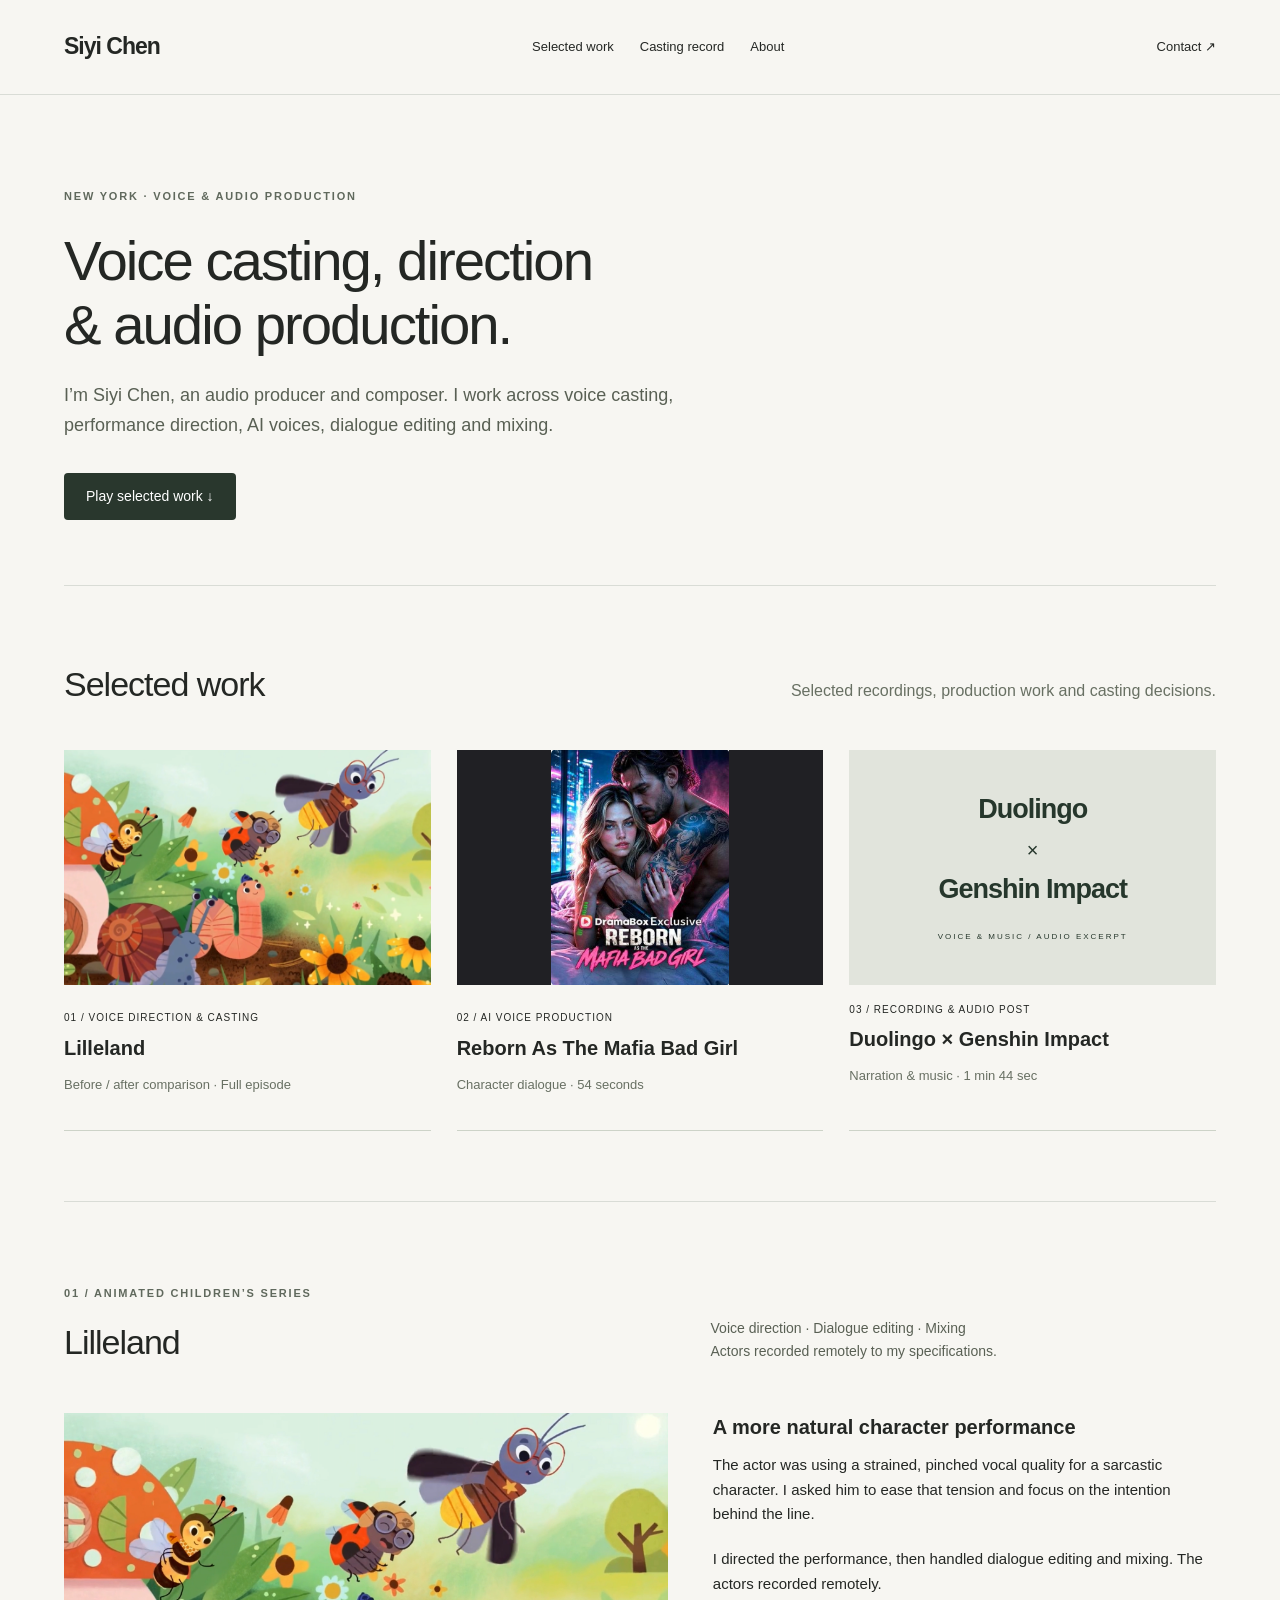
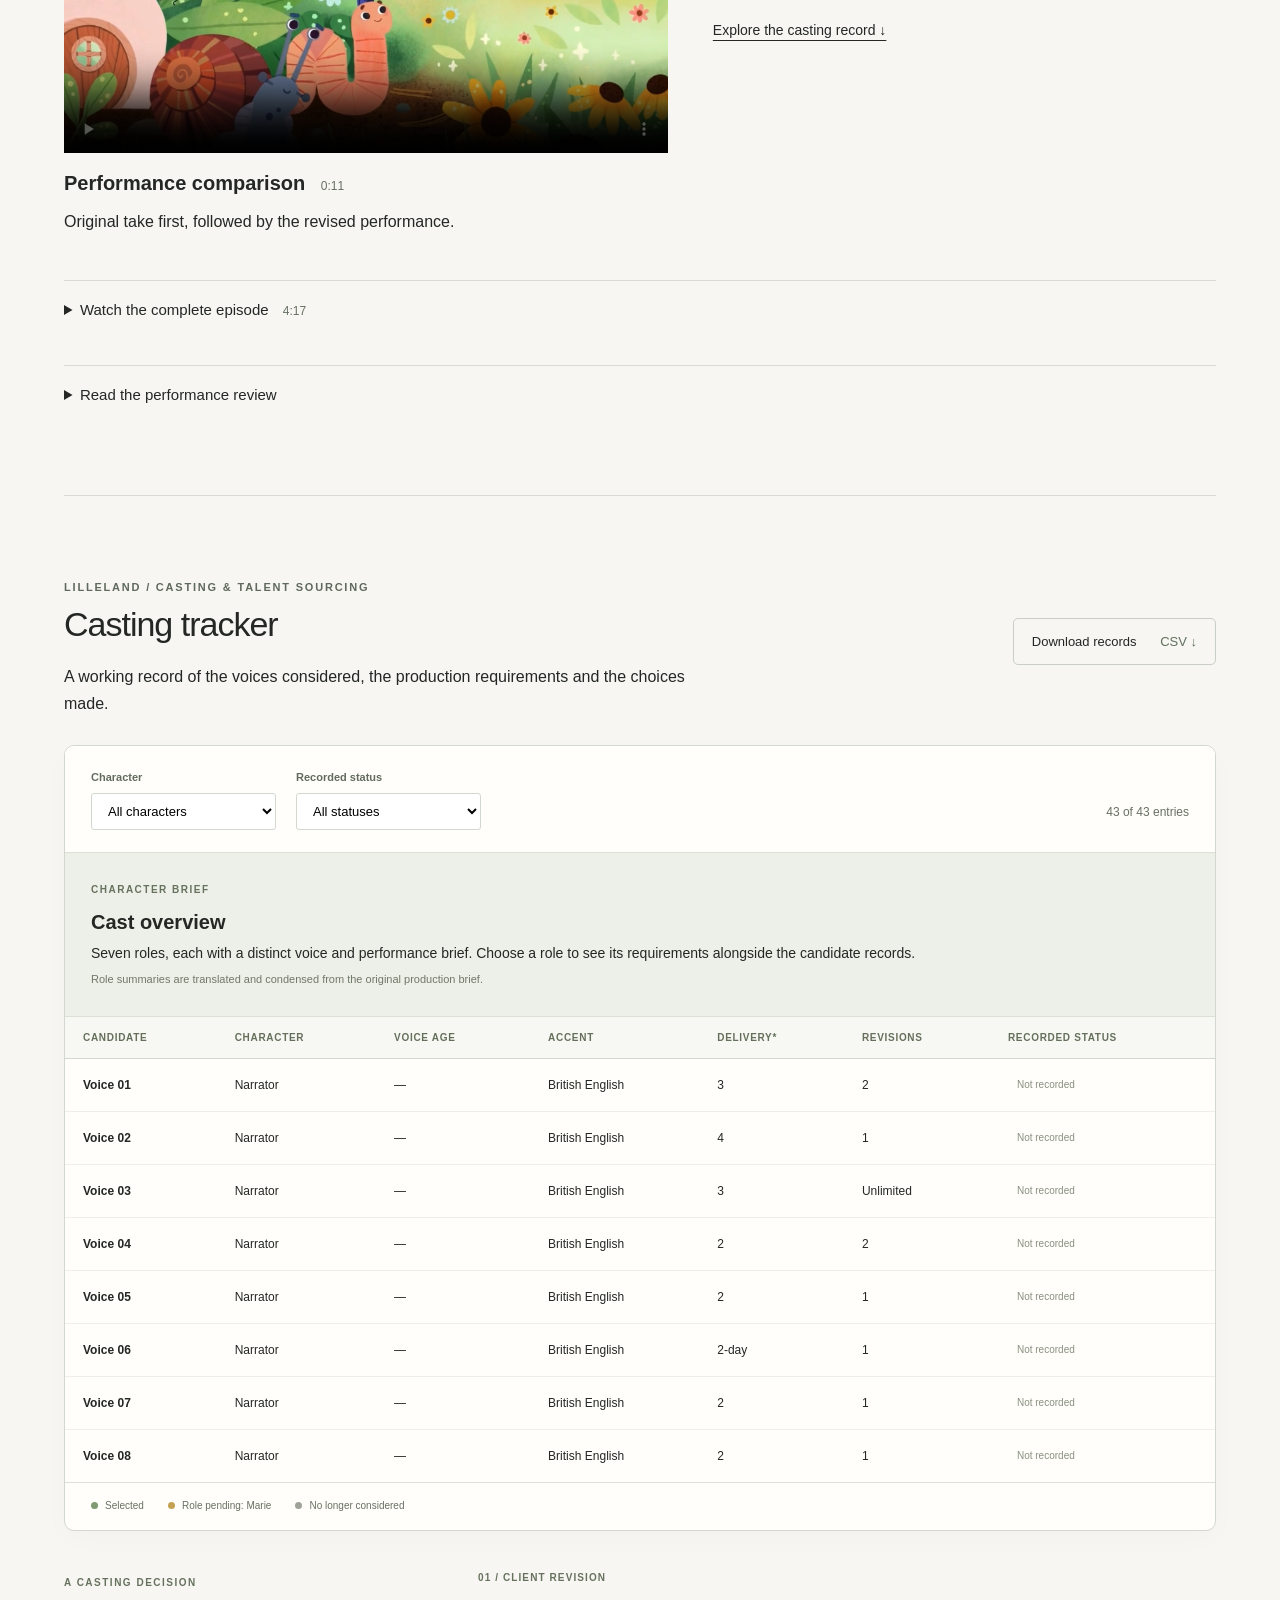
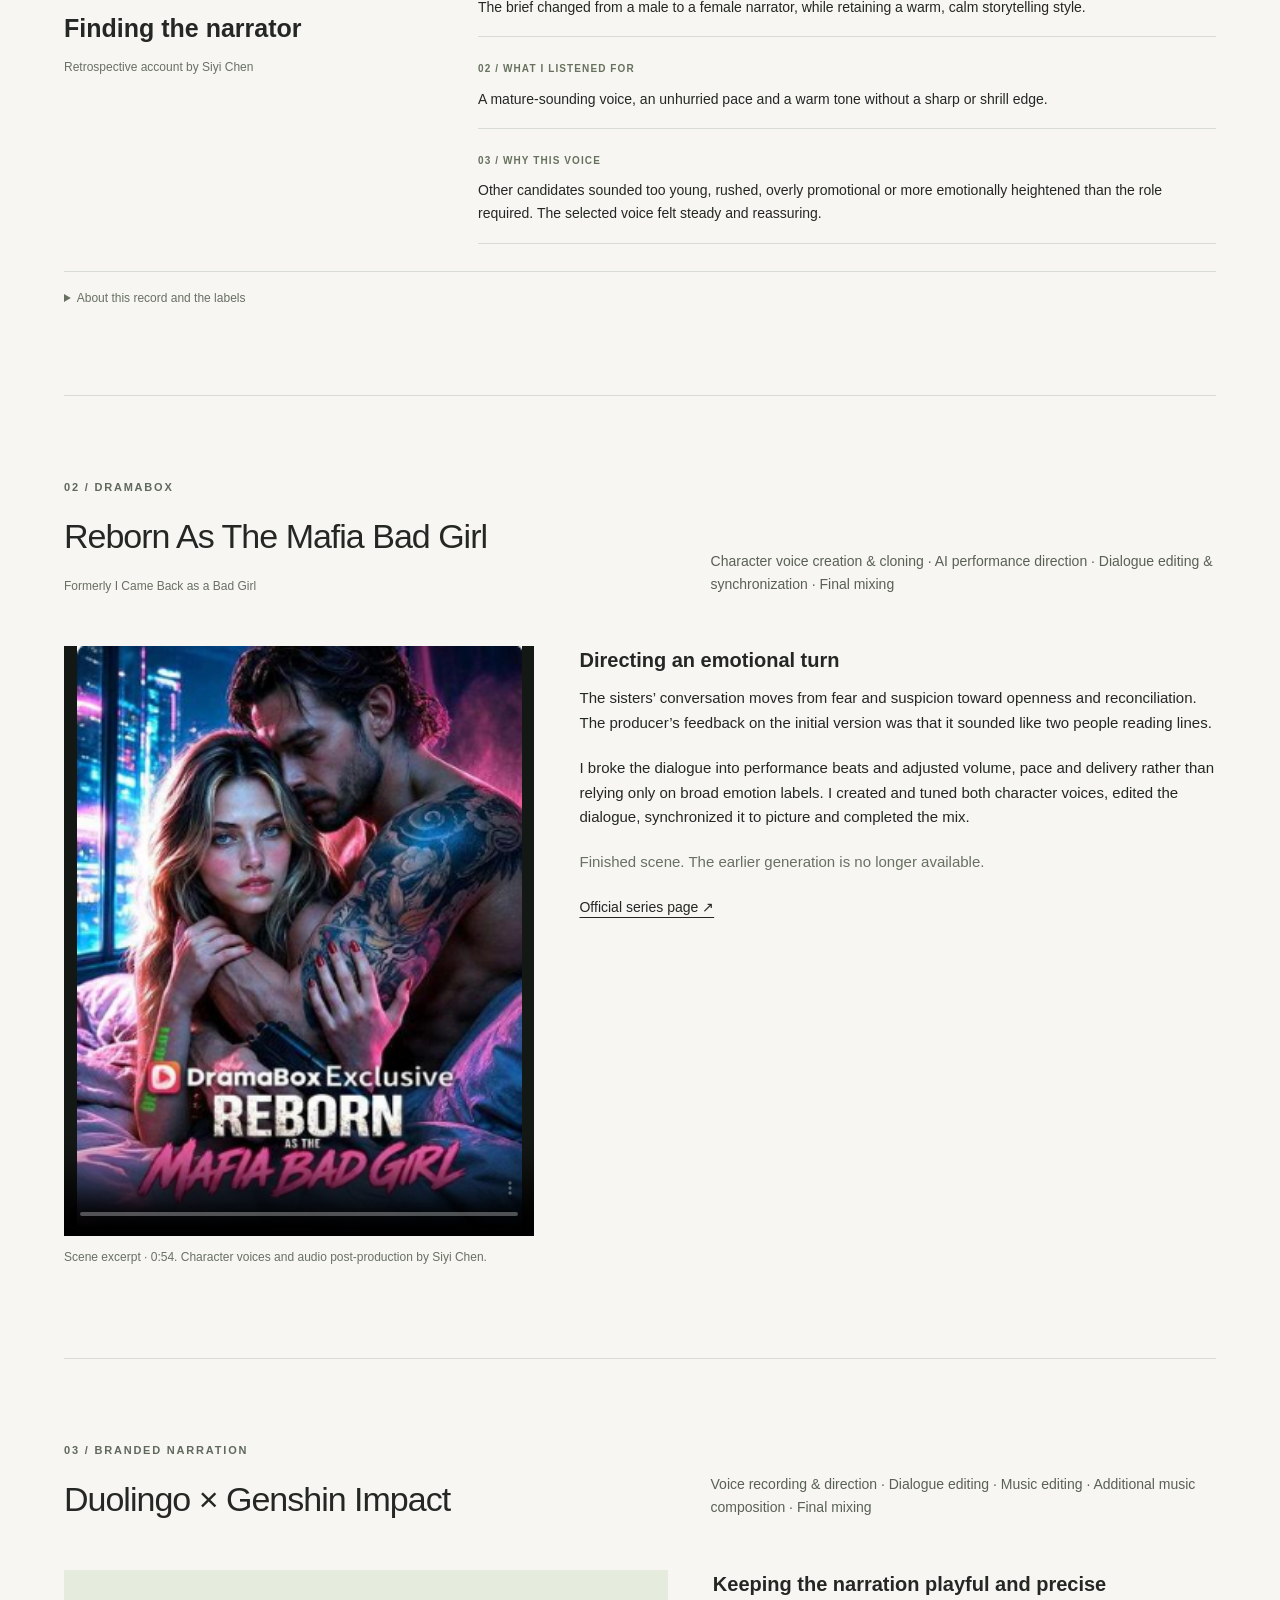
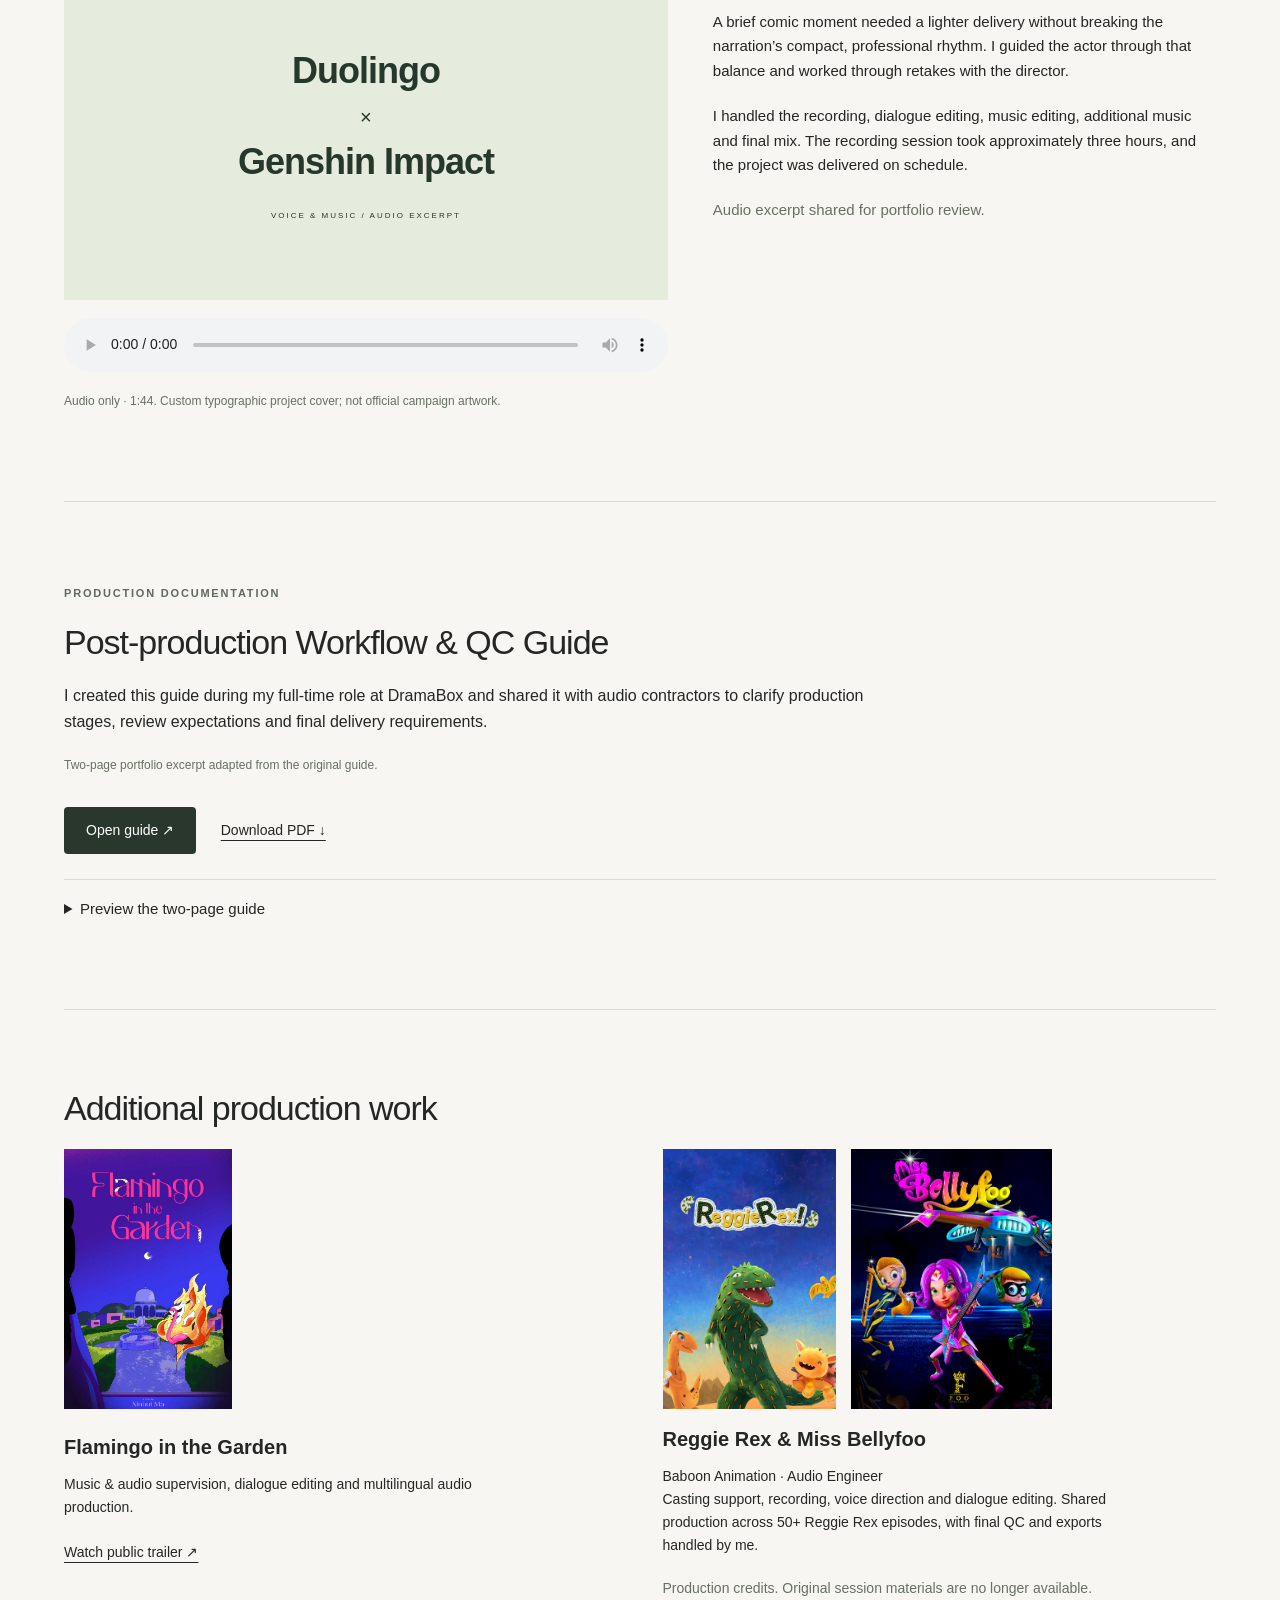
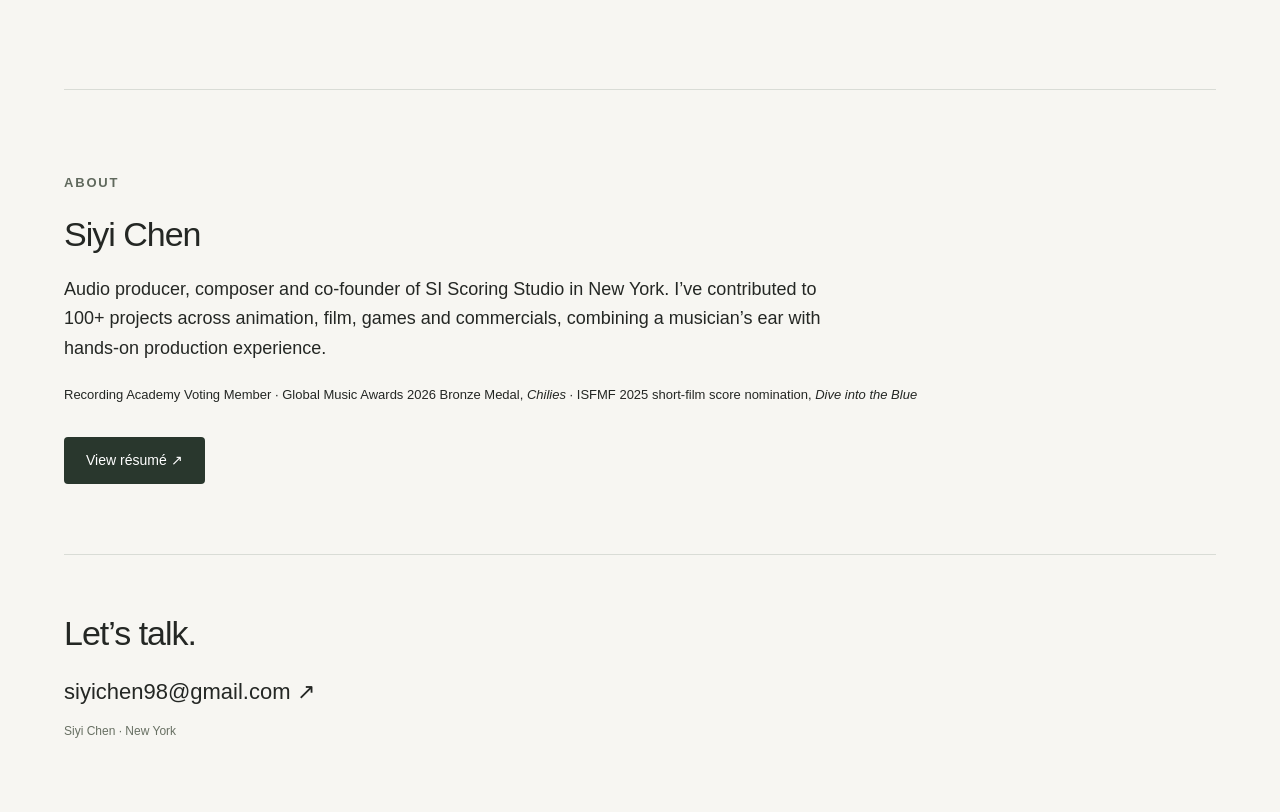
<file: voice-portfolio/index.html>
<!doctype html><html lang="en"><head><meta charset="utf-8"><meta name="viewport" content="width=device-width,initial-scale=1"><title>Siyi Chen — Voice & Audio Portfolio</title><meta name="description" content="Selected voice casting, direction and audio production by Siyi Chen. Listen to finished work and explore a real casting record."><link rel="stylesheet" href="style.css?v=docs1"></head><body>
<header><a class="brand" href="#">Siyi Chen</a><nav><a href="#work">Selected work</a><a href="#casting">Casting record</a><a href="#about">About</a></nav><a href="mailto:siyichen98@gmail.com">Contact ↗</a></header>
<main><section class="intro"><p class="eyebrow">NEW YORK · VOICE & AUDIO PRODUCTION</p><h1>Voice casting, direction<br>& audio production.</h1><p>I’m Siyi Chen, an audio producer and composer. I work across voice casting, performance direction, AI voices, dialogue editing and mixing.</p><a class="button" href="#work">Play selected work ↓</a></section>
<section id="work"><div class="section-head"><h2>Selected work</h2><p>Selected recordings, production work and casting decisions.</p></div><div class="jump-grid"><a href="#lilleland"><img src="assets/lilleland.jpg" alt="Lilleland characters"><span>01 / Voice direction & casting</span><h3>Lilleland</h3><p>Before / after comparison · Full episode</p></a><a href="#reborn"><img class="portrait-thumb" src="assets/reborn-poster.png" alt="Reborn As The Mafia Bad Girl official poster"><span>02 / AI voice production</span><h3>Reborn As The Mafia Bad Girl</h3><p>Character dialogue · 54 seconds</p></a><a href="#duolingo"><div class="duo-cover"><strong>Duolingo</strong><b>×</b><strong>Genshin Impact</strong><small>VOICE & MUSIC / AUDIO EXCERPT</small></div><span>03 / Recording & audio post</span><h3>Duolingo × Genshin Impact</h3><p>Narration & music · 1 min 44 sec</p></a></div></section>
<article id="lilleland" class="project"><div class="project-heading"><div><p class="eyebrow">01 / ANIMATED CHILDREN’S SERIES</p><h2>Lilleland</h2></div><p>Voice direction · Dialogue editing · Mixing<br>Actors recorded remotely to my specifications.</p></div><div class="media-grid"><div><video controls playsinline preload="metadata" poster="assets/lilleland.jpg" src="media/lilleland-comparison.mp4"></video><h3>Performance comparison <span>0:11</span></h3><p>Original take first, followed by the revised performance.</p></div><div class="explanation"><h3>A more natural character performance</h3><p>The actor was using a strained, pinched vocal quality for a sarcastic character. I asked him to ease that tension and focus on the intention behind the line.</p><p>I directed the performance, then handled dialogue editing and mixing. The actors recorded remotely.</p><a class="text-link" href="#casting">Explore the casting record ↓</a></div></div><details><summary>Watch the complete episode <span>4:17</span></summary><video controls playsinline preload="none" poster="assets/lilleland.jpg" src="media/lilleland-episode.mp4"></video></details><details><summary>Read the performance review</summary><p class="note">Retrospective review based on Siyi’s account of the session. No historical numeric ratings are claimed.</p><table><tbody><tr><th>Issue identified</th><td>A strained, pinched delivery drew attention away from the character’s performance.</td></tr><tr><th>Direction given</th><td>Ease the vocal tension and concentrate on the character’s intention rather than forcing a distinctive sound.</td></tr><tr><th>Reported outcome</th><td>The revised delivery sounded more natural. Listen to both takes above.</td></tr><tr><th>Contribution</th><td>Actor direction, dialogue editing and final mixing. Remote recording by the actor.</td></tr></tbody></table></details></article>
<section id="casting" class="casting"><div class="ct-heading"><div><p class="eyebrow">LILLELAND / CASTING & TALENT SOURCING</p><h2>Casting tracker</h2><p>A working record of the voices considered, the production requirements and the choices made.</p></div><a class="ct-download" href="casting-records.csv" download>Download records <span>CSV ↓</span></a></div>
<div class="ct-shell"><div class="ct-toolbar"><div><label for="role-filter">Character</label><select id="role-filter"><option value="all">All characters</option><option>Narrator</option><option>Honning</option><option>Flutterby</option><option>Zizzle</option><option>Smud</option><option>Marie</option><option>Snegal</option></select></div><div><label for="status-filter">Recorded status</label><select id="status-filter"><option value="all">All statuses</option><option value="selected">Selected</option><option value="excluded">No longer considered</option><option value="unmarked">Not recorded</option></select></div><div class="ct-count" id="row-count" role="status"></div></div>
<div class="ct-brief"><span class="ct-kicker">CHARACTER BRIEF</span><h3 id="brief-title"></h3><p id="brief-copy"></p><p id="brief-note" class="note"></p></div>
<div class="ct-table-wrap" tabindex="0" aria-label="Candidate comparison table, scroll horizontally on smaller screens"><table id="casting-table"><caption class="ct-sr">Anonymized candidate comparison. Selection marks describe the recorded stage, not signed engagements.</caption><thead><tr><th>Candidate</th><th>Character</th><th>Voice age</th><th>Accent</th><th>Delivery*</th><th>Revisions</th><th>Recorded status</th></tr></thead><tbody><tr data-role="Narrator" data-status="unmarked"><td>Voice 01</td><td>Narrator</td><td>—</td><td>British English</td><td>3</td><td>2</td><td><span class="ct-status unmarked">Not recorded</span></td></tr><tr data-role="Narrator" data-status="unmarked"><td>Voice 02</td><td>Narrator</td><td>—</td><td>British English</td><td>4</td><td>1</td><td><span class="ct-status unmarked">Not recorded</span></td></tr><tr data-role="Narrator" data-status="unmarked"><td>Voice 03</td><td>Narrator</td><td>—</td><td>British English</td><td>3</td><td>Unlimited</td><td><span class="ct-status unmarked">Not recorded</span></td></tr><tr data-role="Narrator" data-status="unmarked"><td>Voice 04</td><td>Narrator</td><td>—</td><td>British English</td><td>2</td><td>2</td><td><span class="ct-status unmarked">Not recorded</span></td></tr><tr data-role="Narrator" data-status="unmarked"><td>Voice 05</td><td>Narrator</td><td>—</td><td>British English</td><td>2</td><td>1</td><td><span class="ct-status unmarked">Not recorded</span></td></tr><tr data-role="Narrator" data-status="unmarked"><td>Voice 06</td><td>Narrator</td><td>—</td><td>British English</td><td>2-day</td><td>1</td><td><span class="ct-status unmarked">Not recorded</span></td></tr><tr data-role="Narrator" data-status="unmarked"><td>Voice 07</td><td>Narrator</td><td>—</td><td>British English</td><td>2</td><td>1</td><td><span class="ct-status unmarked">Not recorded</span></td></tr><tr data-role="Narrator" data-status="unmarked"><td>Voice 08</td><td>Narrator</td><td>—</td><td>British English</td><td>2</td><td>1</td><td><span class="ct-status unmarked">Not recorded</span></td></tr><tr data-role="Narrator" data-status="unmarked"><td>Voice 09</td><td>Narrator</td><td>—</td><td>British English</td><td>1</td><td>1</td><td><span class="ct-status unmarked">Not recorded</span></td></tr><tr data-role="Honning" data-status="selected"><td>Voice 10</td><td>Honning</td><td>Youth</td><td>British English</td><td>1</td><td>1</td><td><span class="ct-status selected">Selected</span></td></tr><tr data-role="Honning" data-status="selected"><td>Voice 11</td><td>Honning</td><td>Youth</td><td>British English</td><td>1</td><td>1</td><td><span class="ct-status selected">Selected</span></td></tr><tr data-role="Honning" data-status="unmarked"><td>Voice 12</td><td>Honning</td><td>Youth</td><td>British English</td><td>1</td><td>2</td><td><span class="ct-status unmarked">Not recorded</span></td></tr><tr data-role="Honning" data-status="selected"><td>Voice 13</td><td>Honning</td><td>Youth</td><td>British English</td><td>5</td><td>1</td><td><span class="ct-status selected">Selected</span></td></tr><tr data-role="Honning" data-status="unmarked"><td>Voice 14</td><td>Honning</td><td>Youth</td><td>British English</td><td>1</td><td>2</td><td><span class="ct-status unmarked">Not recorded</span></td></tr><tr data-role="Honning" data-status="unmarked"><td>Voice 15</td><td>Honning</td><td>Youth</td><td>British English</td><td>3</td><td>3</td><td><span class="ct-status unmarked">Not recorded</span></td></tr><tr data-role="Honning" data-status="unmarked"><td>Voice 16</td><td>Honning</td><td>Youth</td><td>British English</td><td>2</td><td>0</td><td><span class="ct-status unmarked">Not recorded</span></td></tr><tr data-role="Honning" data-status="excluded"><td>Voice 17</td><td>Honning</td><td>—</td><td>-</td><td>4</td><td>1</td><td><span class="ct-status excluded">No longer considered</span></td></tr><tr data-role="Flutterby" data-status="unmarked"><td>Voice 18</td><td>Flutterby</td><td>Adult</td><td>British English</td><td>6</td><td>2</td><td><span class="ct-status unmarked">Not recorded</span></td></tr><tr data-role="Flutterby" data-status="unmarked"><td>Voice 19</td><td>Flutterby</td><td>Youth</td><td>British English</td><td>3</td><td>5</td><td><span class="ct-status unmarked">Not recorded</span></td></tr><tr data-role="Flutterby" data-status="excluded"><td>Voice 20</td><td>Flutterby</td><td>Adult</td><td>British English</td><td>2</td><td>1</td><td><span class="ct-status excluded">No longer considered</span></td></tr><tr data-role="Flutterby" data-status="unmarked"><td>Voice 21</td><td>Flutterby</td><td>Adult</td><td>British English</td><td>2</td><td>1</td><td><span class="ct-status unmarked">Not recorded</span></td></tr><tr data-role="Flutterby" data-status="unmarked"><td>Voice 22</td><td>Flutterby</td><td>Youth</td><td>British English</td><td>3</td><td>Unlimited</td><td><span class="ct-status unmarked">Not recorded</span></td></tr><tr data-role="Zizzle" data-status="excluded"><td>Voice 23</td><td>Zizzle</td><td>Adult</td><td>British English</td><td>2</td><td>2</td><td><span class="ct-status excluded">No longer considered</span></td></tr><tr data-role="Zizzle" data-status="unmarked"><td>Voice 24</td><td>Zizzle</td><td>Youth</td><td>British English</td><td>3</td><td>-</td><td><span class="ct-status unmarked">Not recorded</span></td></tr><tr data-role="Zizzle" data-status="selected"><td>Voice 25</td><td>Zizzle</td><td>Youth</td><td>British English</td><td>4</td><td>1</td><td><span class="ct-status selected">Selected</span></td></tr><tr data-role="Zizzle" data-status="unmarked"><td>Voice 26</td><td>Zizzle</td><td>Youth</td><td>British English</td><td>1</td><td>-</td><td><span class="ct-status unmarked">Not recorded</span></td></tr><tr data-role="Smud" data-status="excluded"><td>Voice 27</td><td>Smud</td><td>—</td><td>—</td><td>3</td><td>1</td><td><span class="ct-status excluded">No longer considered</span></td></tr><tr data-role="Smud" data-status="selected"><td>Voice 25</td><td>Smud</td><td>—</td><td>—</td><td>2</td><td>1</td><td><span class="ct-status selected">Selected</span></td></tr><tr data-role="Marie" data-status="selected"><td>Voice 11</td><td>Marie</td><td>Youth</td><td>British English</td><td>1</td><td>1</td><td><span class="ct-status selected">Selected</span></td></tr><tr data-role="Marie" data-status="unmarked"><td>Voice 28</td><td>Marie</td><td>Youth</td><td>British English</td><td>3</td><td>1</td><td><span class="ct-status unmarked">Not recorded</span></td></tr><tr data-role="Marie" data-status="unmarked"><td>Voice 29</td><td>Marie</td><td>Youth</td><td>British English</td><td>3</td><td>1</td><td><span class="ct-status unmarked">Not recorded</span></td></tr><tr data-role="Marie" data-status="selected"><td>Voice 13</td><td>Marie</td><td>Youth</td><td>British English</td><td>5</td><td>1</td><td><span class="ct-status selected">Selected</span></td></tr><tr data-role="Marie" data-status="excluded"><td>Voice 30</td><td>Marie</td><td>Adult</td><td>British English</td><td>7</td><td>Unlimited</td><td><span class="ct-status excluded">No longer considered</span></td></tr><tr data-role="Marie" data-status="excluded"><td>Voice 10</td><td>Marie</td><td>Youth</td><td>British English</td><td>1</td><td>1</td><td><span class="ct-status excluded">No longer considered</span></td></tr><tr data-role="Marie" data-status="unmarked"><td>Voice 31</td><td>Marie</td><td>Adult</td><td>British English</td><td>3</td><td>1</td><td><span class="ct-status unmarked">Not recorded</span></td></tr><tr data-role="Marie" data-status="unmarked"><td>Voice 32</td><td>Marie</td><td>Adult</td><td>British English</td><td>4</td><td>Unlimited</td><td><span class="ct-status unmarked">Not recorded</span></td></tr><tr data-role="Marie" data-status="unmarked"><td>Voice 33</td><td>Marie</td><td>Middle-aged</td><td>British English</td><td>1</td><td>Unlimited</td><td><span class="ct-status unmarked">Not recorded</span></td></tr><tr data-role="Snegal" data-status="unmarked"><td>Voice 34</td><td>Snegal</td><td>—</td><td>—</td><td>5</td><td>-</td><td><span class="ct-status unmarked">Not recorded</span></td></tr><tr data-role="Snegal" data-status="unmarked"><td>Voice 35</td><td>Snegal</td><td>—</td><td>—</td><td>4</td><td>-</td><td><span class="ct-status unmarked">Not recorded</span></td></tr><tr data-role="Snegal" data-status="excluded"><td>Voice 36</td><td>Snegal</td><td>—</td><td>—</td><td>5</td><td>1</td><td><span class="ct-status excluded">No longer considered</span></td></tr><tr data-role="Snegal" data-status="unmarked"><td>Voice 37</td><td>Snegal</td><td>Adult</td><td>British English</td><td>3</td><td>-</td><td><span class="ct-status unmarked">Not recorded</span></td></tr><tr data-role="Snegal" data-status="selected"><td>Voice 25</td><td>Snegal</td><td>Youth</td><td>British English</td><td>4</td><td>1</td><td><span class="ct-status selected">Selected</span></td></tr><tr data-role="Snegal" data-status="unmarked"><td>Voice 38</td><td>Snegal</td><td>Adult</td><td>British English</td><td>2</td><td>1</td><td><span class="ct-status unmarked">Not recorded</span></td></tr></tbody></table><p id="ct-empty" hidden>No entries match these filters. Try another character or status.</p></div><div class="ct-key"><span><i class="selected"></i>Selected</span><span><i class="pending"></i>Role pending: Marie</span><span><i class="excluded"></i>No longer considered</span></div></div>
<div class="ct-decision"><div><p class="ct-kicker">A CASTING DECISION</p><h3>Finding the narrator</h3><p class="note">Retrospective account by Siyi Chen</p></div><ol><li><span>01 / CLIENT REVISION</span><p>The brief changed from a male to a female narrator, while retaining a warm, calm storytelling style.</p></li><li><span>02 / WHAT I LISTENED FOR</span><p>A mature-sounding voice, an unhurried pace and a warm tone without a sharp or shrill edge.</p></li><li><span>03 / WHY THIS VOICE</span><p>Other candidates sounded too young, rushed, overly promotional or more emotionally heightened than the role required. The selected voice felt steady and reassuring.</p></li></ol></div>
<details class="ct-provenance"><summary>About this record and the labels</summary><p>Adapted from Siyi’s original Lilleland casting workbook and selection screenshot. Candidate names, profile links and rates are omitted. Candidate IDs remain consistent when an actor appears under more than one role.</p><p>Green marks are shown as Selected, yellow as a pending role, and crossed-out entries as No longer considered. Unmarked entries remain Not recorded. The supplied screenshot also shows a selected mark for Voice 25 under Snegal; this is retained here. A crossed-out entry takes precedence over its earlier selection highlight.</p><p>*Delivery values are retained as recorded; most entries do not specify units. Voice-age categories were entered under “Fit Level” in the original workbook and have been relabeled accurately here. No numeric ratings or candidate-specific listening notes have been invented. The narrator rationale above was recalled for this portfolio, not recorded as an original score.</p></details></section>
<article id="reborn" class="project"><div class="project-heading"><div><p class="eyebrow">02 / DRAMABOX</p><h2>Reborn As The Mafia Bad Girl</h2><p class="note">Formerly I Came Back as a Bad Girl</p></div><p>Character voice creation & cloning · AI performance direction · Dialogue editing & synchronization · Final mixing</p></div><div class="media-grid reborn-grid"><div><video class="vertical" controls playsinline preload="metadata" poster="assets/reborn-poster.png" src="media/reborn-scene.mp4"></video><p class="note">Scene excerpt · 0:54. Character voices and audio post-production by Siyi Chen.</p></div><div class="explanation"><h3>Directing an emotional turn</h3><p>The sisters’ conversation moves from fear and suspicion toward openness and reconciliation. The producer’s feedback on the initial version was that it sounded like two people reading lines.</p><p>I broke the dialogue into performance beats and adjusted volume, pace and delivery rather than relying only on broad emotion labels. I created and tuned both character voices, edited the dialogue, synchronized it to picture and completed the mix.</p><p class="note">Finished scene. The earlier generation is no longer available.</p><a class="text-link" href="https://www.dramabox.com/drama/42000028189/Reborn-As-The-Mafia-Bad-Girl" target="_blank" rel="noopener">Official series page ↗</a></div></div></article>
<article id="duolingo" class="project"><div class="project-heading"><div><p class="eyebrow">03 / BRANDED NARRATION</p><h2>Duolingo × Genshin Impact</h2></div><p>Voice recording & direction · Dialogue editing · Music editing · Additional music composition · Final mixing</p></div><div class="media-grid"><div><div class="duo-cover large"><strong>Duolingo</strong><b>×</b><strong>Genshin Impact</strong><small>VOICE & MUSIC / AUDIO EXCERPT</small></div><audio controls preload="metadata" src="media/duolingo-genshin.m4a"></audio><p class="note">Audio only · 1:44. Custom typographic project cover; not official campaign artwork.</p></div><div class="explanation"><h3>Keeping the narration playful and precise</h3><p>A brief comic moment needed a lighter delivery without breaking the narration’s compact, professional rhythm. I guided the actor through that balance and worked through retakes with the director.</p><p>I handled the recording, dialogue editing, music editing, additional music and final mix. The recording session took approximately three hours, and the project was delivered on schedule.</p><p class="note">Audio excerpt shared for portfolio review.</p></div></div></article>
<section id="documentation" class="production-doc"><div><p class="eyebrow">PRODUCTION DOCUMENTATION</p><h2>Post-production Workflow & QC Guide</h2><p>I created this guide during my full-time role at DramaBox and shared it with audio contractors to clarify production stages, review expectations and final delivery requirements.</p><p class="note">Two-page portfolio excerpt adapted from the original guide.</p><a class="button" href="sound-workflow-guide.pdf" target="_blank" rel="noopener">Open guide ↗</a> <a class="text-link" href="sound-workflow-guide.pdf" download>Download PDF ↓</a></div><details><summary>Preview the two-page guide</summary><div class="guide-pages"><a href="sound-workflow-guide.pdf" target="_blank"><img src="assets/guide-1.png" alt="Page 1: Post-production workflow" loading="lazy"></a><a href="sound-workflow-guide.pdf" target="_blank"><img src="assets/guide-2.png" alt="Page 2: QC and delivery checklist" loading="lazy"></a></div></details></section><section class="additional"><h2>Additional production work</h2><div class="additional-grid"><div><img src="assets/flamingo.jpg" alt="Flamingo in the Garden poster"><h3>Flamingo in the Garden</h3><p>Music & audio supervision, dialogue editing and multilingual audio production.</p><a class="text-link" href="https://vimeo.com/1057728659" target="_blank" rel="noopener">Watch public trailer ↗</a></div><div><div class="poster-pair"><img src="assets/reggie-rex.jpeg" alt="Reggie Rex poster"><img src="assets/miss-bellyfoo.jpeg" alt="Miss Bellyfoo poster"></div><h3>Reggie Rex & Miss Bellyfoo</h3><p>Baboon Animation · Audio Engineer<br>Casting support, recording, voice direction and dialogue editing. Shared production across 50+ Reggie Rex episodes, with final QC and exports handled by me.</p><p class="note">Production credits. Original session materials are no longer available.</p></div></div></section>
<section id="about"><p class="eyebrow">ABOUT</p><h2>Siyi Chen</h2><p class="bio">Audio producer, composer and co-founder of SI Scoring Studio in New York. I’ve contributed to 100+ projects across animation, film, games and commercials, combining a musician’s ear with hands-on production experience.</p><p>Recording Academy Voting Member · Global Music Awards 2026 Bronze Medal, <em>Chilies</em> · ISFMF 2025 short-film score nomination, <em>Dive into the Blue</em></p><a class="button" href="siyi-chen-resume.pdf" target="_blank">View résumé ↗</a></section></main><footer><h2>Let’s talk.</h2><a href="mailto:siyichen98@gmail.com">siyichen98@gmail.com ↗</a><p>Siyi Chen · New York</p></footer><script src="app.js?v=casting2"></script></body></html>
</file>
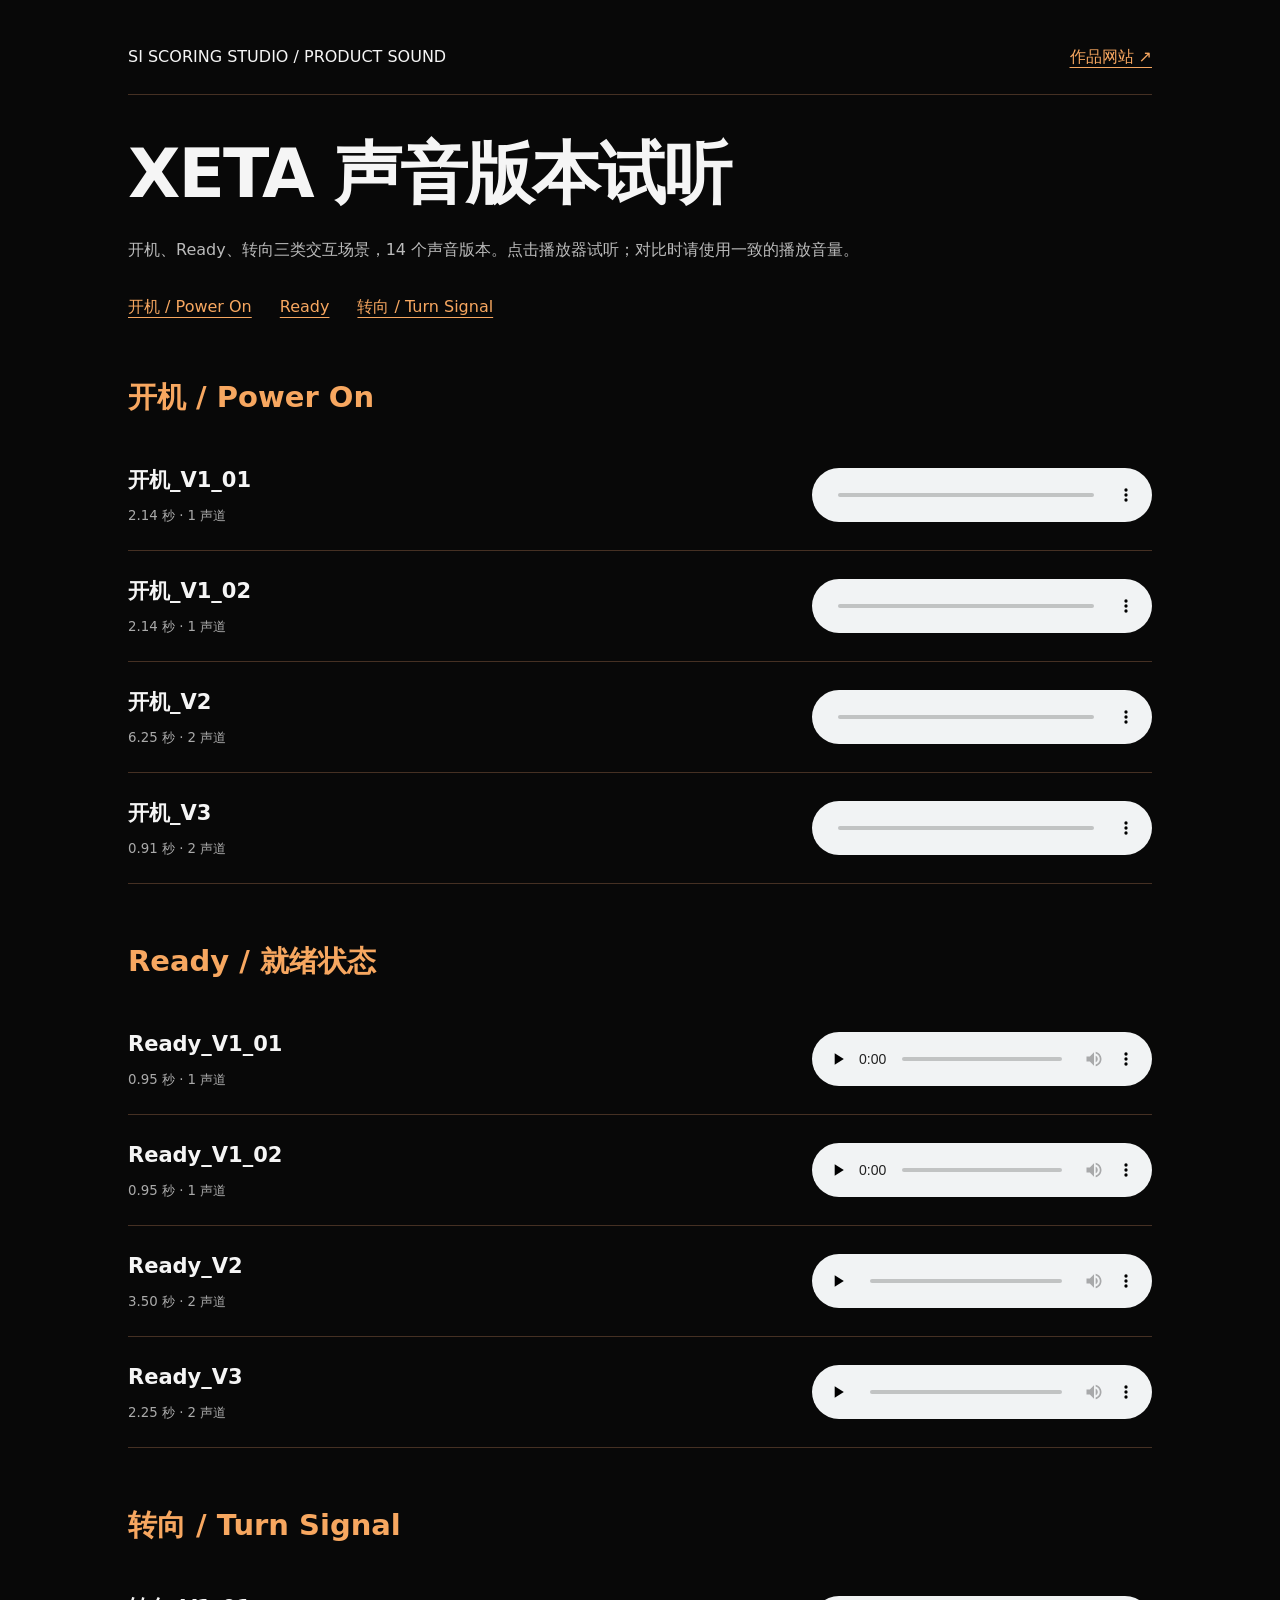
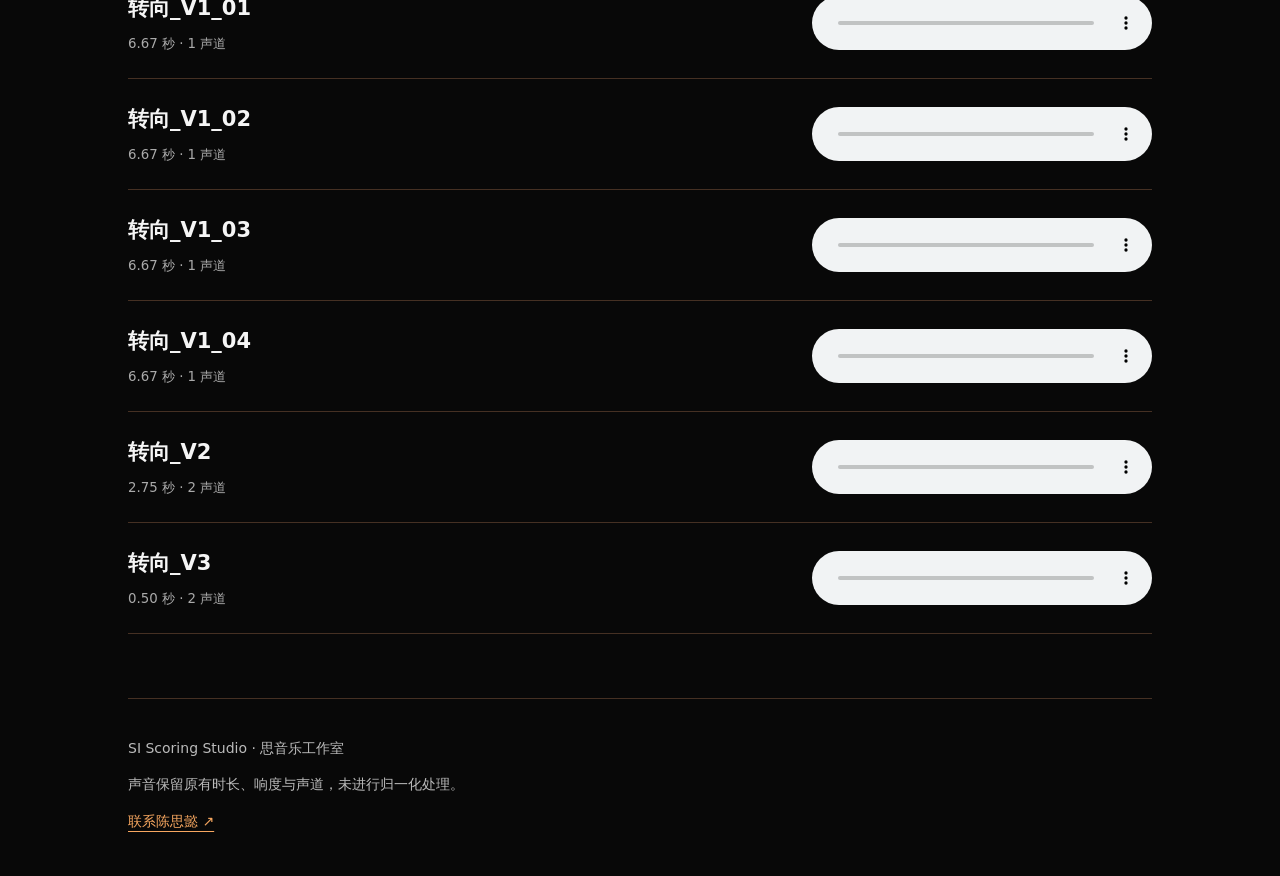
<file: voice-portfolio/xeta.html>
<!doctype html><html lang="zh-CN"><head><meta charset="utf-8"><meta name="viewport" content="width=device-width,initial-scale=1"><title>XETA 声音试听 · SI Scoring Studio</title><style>*{box-sizing:border-box}html{scroll-behavior:smooth;scroll-padding-top:32px}body{margin:0;background:#080808;color:#f5f5f5;font:16px/1.6 system-ui,-apple-system,sans-serif}main{max-width:1080px;margin:auto;padding:44px 28px}header{display:flex;justify-content:space-between;gap:20px;border-bottom:1px solid #453023;padding-bottom:24px}a{color:#f7a760;text-underline-offset:5px}h1{font-size:clamp(36px,6vw,68px);letter-spacing:-2px;line-height:1.15;margin:40px 0 24px}h2{font-size:29px;color:#f7a760;margin:0 0 20px}p{color:#bbb;max-width:740px}nav{display:flex;gap:28px;flex-wrap:wrap;margin:32px 0 50px}section{margin:54px 0}article{display:grid;grid-template-columns:1fr 340px;gap:30px;align-items:center;padding:24px 0;border-bottom:1px solid #453023;scroll-margin-top:32px}article:target{background:#23180f;outline:1px solid #f7a760;padding:24px 16px}strong{font-size:21px}small{display:block;color:#aaa;margin-top:7px}audio{width:100%}.status{color:#f7a760;font-size:13px;margin:6px 0 0;display:none}footer{border-top:1px solid #453023;margin-top:64px;padding-top:24px;font-size:14px}:focus-visible{outline:3px solid #f7a760;outline-offset:5px}@media(max-width:650px){main{padding:28px 20px}article{grid-template-columns:1fr;gap:15px}header{font-size:12px}h1{letter-spacing:-1px}}</style></head><body><main><header><span>SI SCORING STUDIO / PRODUCT SOUND</span><a href="https://siyichen98.github.io/voice-portfolio/voice-portfolio/">作品网站 ↗</a></header><h1>XETA 声音版本试听</h1><p>开机、Ready、转向三类交互场景，14 个声音版本。点击播放器试听；对比时请使用一致的播放音量。</p><nav><a href="#power">开机 / Power On</a><a href="#ready">Ready</a><a href="#turn">转向 / Turn Signal</a></nav><section id="power"><h2>开机 / Power On</h2><article id="power_v1_01"><div><strong>开机_V1_01</strong><small>2.14 秒 · 1 声道</small><p class="status" role="status">暂时无法播放，请刷新页面重试。</p></div><audio aria-label="开机_V1_01 试听" controls preload="none" src="power_v1_01.wav"></audio></article><article id="power_v1_02"><div><strong>开机_V1_02</strong><small>2.14 秒 · 1 声道</small><p class="status" role="status">暂时无法播放，请刷新页面重试。</p></div><audio aria-label="开机_V1_02 试听" controls preload="none" src="power_v1_02.wav"></audio></article><article id="power_v2"><div><strong>开机_V2</strong><small>6.25 秒 · 2 声道</small><p class="status" role="status">暂时无法播放，请刷新页面重试。</p></div><audio aria-label="开机_V2 试听" controls preload="none" src="power_v2.wav"></audio></article><article id="power_v3"><div><strong>开机_V3</strong><small>0.91 秒 · 2 声道</small><p class="status" role="status">暂时无法播放，请刷新页面重试。</p></div><audio aria-label="开机_V3 试听" controls preload="none" src="power_v3.wav"></audio></article></section><section id="ready"><h2>Ready / 就绪状态</h2><article id="ready_v1_01"><div><strong>Ready_V1_01</strong><small>0.95 秒 · 1 声道</small><p class="status" role="status">暂时无法播放，请刷新页面重试。</p></div><audio aria-label="Ready_V1_01 试听" controls preload="none" src="ready_v1_01.wav"></audio></article><article id="ready_v1_02"><div><strong>Ready_V1_02</strong><small>0.95 秒 · 1 声道</small><p class="status" role="status">暂时无法播放，请刷新页面重试。</p></div><audio aria-label="Ready_V1_02 试听" controls preload="none" src="ready_v1_02.wav"></audio></article><article id="ready_v2"><div><strong>Ready_V2</strong><small>3.50 秒 · 2 声道</small><p class="status" role="status">暂时无法播放，请刷新页面重试。</p></div><audio aria-label="Ready_V2 试听" controls preload="none" src="ready_v2.wav"></audio></article><article id="ready_v3"><div><strong>Ready_V3</strong><small>2.25 秒 · 2 声道</small><p class="status" role="status">暂时无法播放，请刷新页面重试。</p></div><audio aria-label="Ready_V3 试听" controls preload="none" src="ready_v3.wav"></audio></article></section><section id="turn"><h2>转向 / Turn Signal</h2><article id="turn_v1_01"><div><strong>转向_V1_01</strong><small>6.67 秒 · 1 声道</small><p class="status" role="status">暂时无法播放，请刷新页面重试。</p></div><audio aria-label="转向_V1_01 试听" controls preload="none" src="turn_v1_01.wav"></audio></article><article id="turn_v1_02"><div><strong>转向_V1_02</strong><small>6.67 秒 · 1 声道</small><p class="status" role="status">暂时无法播放，请刷新页面重试。</p></div><audio aria-label="转向_V1_02 试听" controls preload="none" src="turn_v1_02.wav"></audio></article><article id="turn_v1_03"><div><strong>转向_V1_03</strong><small>6.67 秒 · 1 声道</small><p class="status" role="status">暂时无法播放，请刷新页面重试。</p></div><audio aria-label="转向_V1_03 试听" controls preload="none" src="turn_v1_03.wav"></audio></article><article id="turn_v1_04"><div><strong>转向_V1_04</strong><small>6.67 秒 · 1 声道</small><p class="status" role="status">暂时无法播放，请刷新页面重试。</p></div><audio aria-label="转向_V1_04 试听" controls preload="none" src="turn_v1_04.wav"></audio></article><article id="turn_v2"><div><strong>转向_V2</strong><small>2.75 秒 · 2 声道</small><p class="status" role="status">暂时无法播放，请刷新页面重试。</p></div><audio aria-label="转向_V2 试听" controls preload="none" src="turn_v2.wav"></audio></article><article id="turn_v3"><div><strong>转向_V3</strong><small>0.50 秒 · 2 声道</small><p class="status" role="status">暂时无法播放，请刷新页面重试。</p></div><audio aria-label="转向_V3 试听" controls preload="none" src="turn_v3.wav"></audio></article></section><footer><p>SI Scoring Studio · 思音乐工作室</p><p>声音保留原有时长、响度与声道，未进行归一化处理。</p><a href="mailto:siyichen98@gmail.com">联系陈思懿 ↗</a></footer></main><script>const players=[...document.querySelectorAll('audio')];players.forEach(a=>{a.addEventListener('play',()=>players.forEach(b=>{if(a!==b)b.pause()}));a.addEventListener('error',()=>a.closest('article').querySelector('.status').style.display='block')});function focusTrack(){const id=decodeURIComponent(location.hash.slice(1));const el=document.getElementById(id);if(el&&el.tagName==='ARTICLE'){const a=el.querySelector('audio');a.preload='metadata';a.load()}}addEventListener('hashchange',focusTrack);focusTrack();</script></body></html>
</file>
<file: voice-portfolio/style.css>
*{box-sizing:border-box}html{scroll-behavior:smooth;scroll-padding-top:30px}body{margin:0;background:#f7f6f2;color:#242724;font-family:Arial,Helvetica,sans-serif;font-size:16px;line-height:1.65}a{color:inherit;text-decoration:none}a:hover{text-decoration:underline}button,select{font:inherit}header{max-width:1280px;margin:auto;padding:28px 5%;display:flex;align-items:center;justify-content:space-between;border-bottom:1px solid #d9dcd6;font-size:13px}.brand{font-size:23px;font-weight:bold;letter-spacing:-1px}nav{display:flex;gap:26px}main{max-width:1280px;margin:auto;padding:0 5%}section,article{padding:70px 0;border-bottom:1px solid #d9dcd6}.intro{padding:80px 0 65px}.eyebrow{font-size:11px;letter-spacing:1.8px;font-weight:bold;color:#60695d}h1{font-size:clamp(36px,4.4vw,62px);line-height:1.14;font-weight:500;letter-spacing:-2px;max-width:950px;margin:24px 0}h2{font-size:34px;line-height:1.2;font-weight:500;letter-spacing:-1px;margin:8px 0 20px}h3{font-size:20px;line-height:1.4;font-weight:600;margin:16px 0 10px}p{margin:12px 0 20px}.intro>p:not(.eyebrow){max-width:650px;color:#596054;font-size:18px}.button{display:inline-block;background:#29372d;color:white;padding:12px 22px;border-radius:4px;margin-top:12px;font-size:14px}.section-head{display:flex;align-items:baseline;justify-content:space-between;gap:25px}.section-head p,.note{color:#687063}.note{font-size:12px;line-height:1.6}.jump-grid{display:grid;grid-template-columns:repeat(3,1fr);gap:26px;margin-top:25px}.jump-grid>a{display:block}.jump-grid img,.jump-grid .duo-cover{height:235px;width:100%;object-fit:cover;background:#e1e4dc}.jump-grid .portrait-thumb{object-fit:contain;background:#232726}.jump-grid span{font-size:10px;letter-spacing:1px;display:block;margin-top:17px;text-transform:uppercase}.jump-grid h3{margin-top:7px}.jump-grid p{font-size:13px;color:#687063}.project-heading{display:grid;grid-template-columns:1.2fr 1fr;gap:40px;margin-bottom:30px}.project-heading>p{font-size:14px;color:#596054;align-self:end}.media-grid{display:grid;grid-template-columns:1.2fr 1fr;gap:45px;align-items:start}video{display:block;width:100%;background:#141815;max-height:600px}audio{width:100%;margin-top:18px}video.vertical{max-height:590px;object-fit:contain}.reborn-grid{grid-template-columns:.85fr 1.15fr}.explanation h3{margin-top:0}.explanation p{font-size:15px}.text-link{font-size:14px;text-decoration:underline;text-underline-offset:5px}h3 span,summary span{font-size:12px;color:#687063;font-weight:400;margin-left:10px}details{border-top:1px solid #d9dcd6;margin-top:25px;padding:17px 0}summary{cursor:pointer;font-size:15px}details video{margin-top:20px;max-width:850px}table{border-collapse:collapse;width:100%;font-size:12px;text-align:left}th,td{padding:12px 14px;border-bottom:1px solid #dce0d7;vertical-align:top}th{font-weight:600;background:#e7eae3}details th{width:25%}.casting-story{display:grid;grid-template-columns:1fr 1fr;gap:45px;margin:25px 0}.casting-story p{font-size:14px}.casting-story .note{font-size:12px}.table-scroll{overflow:auto;max-height:470px;border:1px solid #dce0d7}thead{position:sticky;top:0}td{min-width:110px}tr[hidden]{display:none}.table-controls{display:flex;align-items:center;gap:15px;margin:20px 0;font-size:13px}select{padding:8px 14px;border:1px solid #bac3b5;border-radius:3px;background:transparent}#row-count{color:#687063}.duo-cover{display:flex;flex-direction:column;align-items:center;justify-content:center;background:#e5ebdd;color:#26372c;padding:25px;line-height:1.3;min-height:235px}.duo-cover strong{font-size:27px;letter-spacing:-1px;font-weight:600}.duo-cover b{font-size:20px;font-weight:400;margin:9px}.duo-cover small{font-size:8px;letter-spacing:2px;margin-top:25px}.duo-cover.large{min-height:330px}.duo-cover.large strong{font-size:36px}.additional-grid{display:grid;grid-template-columns:1fr 1fr;gap:45px}.additional-grid>div>img{height:260px;max-width:100%;object-fit:contain}.poster-pair{display:flex;gap:15px;height:260px}.poster-pair img{max-width:48%;object-fit:contain}.additional-grid p{font-size:14px;max-width:480px}.bio{max-width:780px;font-size:18px}#about>p:not(.bio){font-size:13px}footer{padding:50px 5%;max-width:1280px;margin:auto}footer a{font-size:22px}footer p{font-size:12px;color:#687063}:focus-visible{outline:3px solid #55744e;outline-offset:5px}@media(max-width:800px){nav{gap:12px}.jump-grid{gap:14px}.jump-grid img,.jump-grid .duo-cover{height:180px}.duo-cover strong{font-size:20px}.project-heading,.media-grid{gap:25px}h2{font-size:29px}.section-head{display:block}}@media(max-width:600px){header nav{display:none}.intro{padding-top:45px}h1{letter-spacing:-1px}.jump-grid,.project-heading,.media-grid,.casting-story,.additional-grid{grid-template-columns:1fr}.jump-grid{gap:28px}.jump-grid img,.jump-grid .duo-cover{height:260px}.duo-cover strong{font-size:30px}section,article{padding:45px 0}.project-heading{gap:0}.table-controls{flex-wrap:wrap}h2{font-size:28px}.explanation{padding-top:5px}.poster-pair{height:230px}}@media(prefers-reduced-motion:reduce){html{scroll-behavior:auto}}
.jump-grid .portrait-thumb{object-fit:contain;background:#202024}.records{margin-top:28px}.records>summary{font-weight:600}.jump-grid>a:hover h3{text-decoration:underline;text-underline-offset:4px}.jump-grid>a:hover{text-decoration:none}video:focus-visible,audio:focus-visible{outline:3px solid #55744e}.jump-grid>a{border-bottom:1px solid #cdd3c8;padding-bottom:15px}
/* Casting workspace */
#casting .ct-heading{display:flex;align-items:center;justify-content:space-between;gap:35px;margin-bottom:28px}#casting .ct-heading p{max-width:630px;margin-bottom:0}#casting .ct-download{border:1px solid #c9cfc4;padding:12px 18px;border-radius:5px;font-size:13px;white-space:nowrap}#casting .ct-download span{margin-left:20px;color:#60705c}#casting .ct-shell{border:1px solid #d2d8cd;border-radius:10px;overflow:hidden;background:#fffefa;box-shadow:0 8px 30px #23301e05}#casting .ct-toolbar{display:flex;align-items:end;gap:20px;padding:22px 26px;background:#fffefa}#casting .ct-toolbar label{display:block;font-size:11px;font-weight:600;margin-bottom:7px;color:#626b5e}#casting .ct-toolbar select{min-width:185px;font-size:13px;background:white;border-color:#d2d8cd;padding:9px 12px}#casting .ct-count{margin-left:auto;padding-bottom:8px;color:#687063;font-size:12px;font-variant-numeric:tabular-nums}#casting .ct-brief{padding:22px 26px;background:#edf0e8;border-block:1px solid #dce1d6}#casting .ct-kicker{font-size:10px;letter-spacing:1.5px;font-weight:600;color:#66725e}#casting .ct-brief h3{font-size:20px;margin:6px 0}#casting .ct-brief p{font-size:14px;max-width:840px;margin:6px 0}#casting .ct-brief .note{font-size:11px;color:#6f7869}#casting .ct-table-wrap{max-height:465px;overflow:auto;scrollbar-color:#b6c0af #f3f4ef}#casting table{font-size:12px;line-height:1.5;min-width:850px}#casting th{background:#f7f8f3;padding:13px 18px;font-size:10px;text-transform:uppercase;letter-spacing:.7px;color:#64705b;border-bottom:1px solid #d2d8cd;white-space:nowrap}#casting td{padding:14px 18px;min-width:0;border-bottom:1px solid #edf0e8;vertical-align:middle}#casting td:first-child{font-weight:600;white-space:nowrap}#casting tbody tr:hover{background:#f4f6ef}#casting .ct-status{display:inline-block;font-size:10px;line-height:1.4;white-space:nowrap;padding:5px 9px;border-radius:4px}#casting .ct-status.selected{background:#e3ecdf;color:#355032}#casting .ct-status.excluded{background:#f0f0ec;color:#666b60}#casting .ct-status.unmarked{color:#899080}#casting .ct-key{display:flex;gap:24px;flex-wrap:wrap;padding:15px 26px;border-top:1px solid #dce1d6;font-size:10px;color:#687063}#casting .ct-key i{display:inline-block;width:7px;height:7px;border-radius:50%;margin-right:7px}#casting i.selected{background:#7d9a72}#casting i.pending{background:#c4a252}#casting i.excluded{background:#9da497}#casting .ct-decision{display:grid;grid-template-columns:1fr 2fr;gap:45px;padding:32px 0 10px}#casting .ct-decision h3{font-size:25px;margin-top:7px}#casting .ct-decision ol{list-style:none;padding:0;margin:0}#casting .ct-decision li{padding:0 0 17px;margin-bottom:17px;border-bottom:1px solid #d9dcd6}#casting .ct-decision li span{font-size:10px;letter-spacing:1.1px;color:#66725e;font-weight:600}#casting .ct-decision li p{font-size:14px;margin:7px 0 0}#casting .ct-provenance{margin-top:0}#casting .ct-provenance summary{font-size:12px;color:#687063}#casting .ct-provenance p{font-size:12px;color:#687063;max-width:850px}#casting #ct-empty{padding:25px;font-size:14px}#casting .ct-sr{position:absolute;width:1px;height:1px;clip:rect(0,0,0,0);overflow:hidden}@media(max-width:650px){#casting .ct-heading{display:block}#casting .ct-download{display:inline-block;margin-top:20px}#casting .ct-toolbar{padding:18px;gap:12px;flex-wrap:wrap}#casting .ct-toolbar>div:not(.ct-count){flex:1}#casting .ct-toolbar select{min-width:0;width:100%;font-size:12px}#casting .ct-count{margin:0;padding:0;width:100%}#casting .ct-brief{padding:20px 18px}#casting .ct-decision{grid-template-columns:1fr;gap:16px}#casting .ct-key{padding:15px 18px;gap:12px}}

.production-doc>div{max-width:820px}.production-doc .text-link{margin-left:20px}.guide-pages{display:grid;grid-template-columns:1fr 1fr;gap:24px;margin-top:22px}.guide-pages img{width:100%;border:1px solid #d2d8cd;display:block}@media(max-width:600px){.guide-pages{grid-template-columns:1fr}}
</file>
